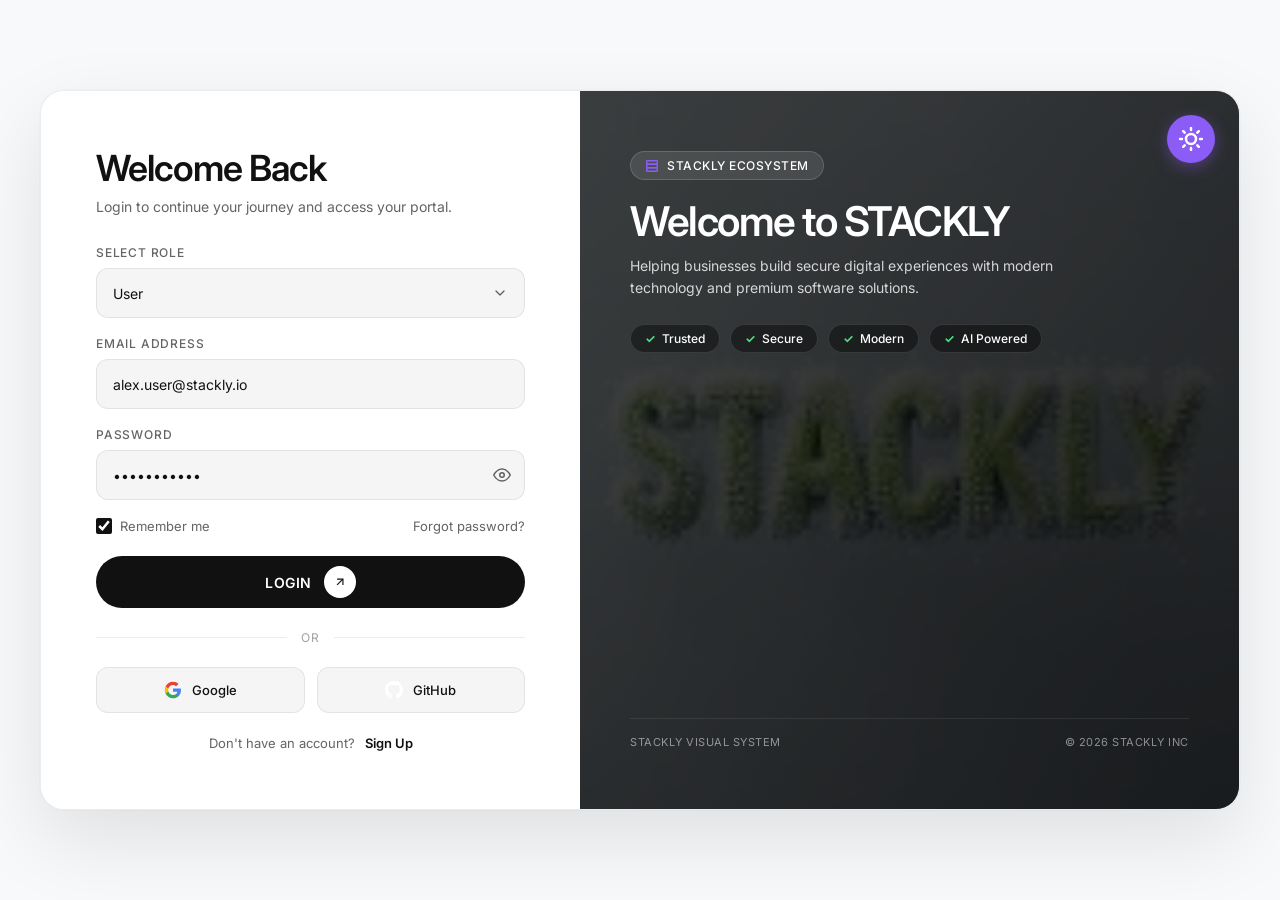
<file: admin.html>
<!doctype html>
<html lang="en" class="light-mode">
  <head>
    <meta charset="UTF-8" />
    <meta name="viewport" content="width=device-width, initial-scale=1.0" />
    <title>STACKLY — Admin Dashboard</title>

    <!-- Google Fonts: Inter -->
    <link rel="preconnect" href="https://fonts.googleapis.com" />
    <link rel="preconnect" href="https://fonts.gstatic.com" crossorigin />
    <link
      href="https://fonts.googleapis.com/css2?family=Inter:wght@300;400;500;600;700;800&display=swap"
      rel="stylesheet"
    />

    <style>
      /* ================================================================
               CSS VARIABLES (Dark Mode Default)
               ================================================================ */
      :root {
        --bg-primary: #111111;
        --bg-surface: #1b1b1b;
        --bg-sidebar: #0d0d0d;
        --text-main: #ffffff;
        --text-muted: rgba(255, 255, 255, 0.65);
        --text-dim: rgba(255, 255, 255, 0.35);
        --border-subtle: rgba(255, 255, 255, 0.06);
        --border-card: rgba(255, 255, 255, 0.05);
        --accent: #7c3aed;
        --accent-glow: rgba(124, 58, 237, 0.25);
        --radius-card: 16px;
        --radius-sm: 10px;
        --ease-mivon: cubic-bezier(0.19, 1, 0.22, 1);
        --transition: all 0.45s var(--ease-mivon);
        --font-family: "Inter", -apple-system, BlinkMacSystemFont, sans-serif;
        --sidebar-width: 260px;
        --header-height: 72px;

        /* Chart colors */
        --svg-grid: rgba(255, 255, 255, 0.05);
        --svg-text: rgba(255, 255, 255, 0.3);

        /* Button color variable for consistency */
        --btn-save-bg: #ffffff;
        --btn-save-text: #000000;
        --btn-save-hover-shadow: rgba(255, 255, 255, 0.12);
      }

      /* ================================================================
               LIGHT MODE VARIABLES OVERRIDE
               ================================================================ */
      html.light-mode {
        --bg-primary: #f8f9fa;
        --bg-surface: #ffffff;
        --bg-sidebar: #ffffff;
        --text-main: #111111;
        --text-muted: rgba(17, 17, 17, 0.65);
        --text-dim: rgba(17, 17, 17, 0.35);
        --border-subtle: rgba(17, 17, 17, 0.06);
        --border-card: rgba(17, 17, 17, 0.05);
        --accent: #7c3aed;
        --accent-glow: rgba(124, 58, 237, 0.15);
        --svg-grid: rgba(17, 17, 17, 0.05);
        --svg-text: rgba(17, 17, 17, 0.3);
        --btn-save-bg: #111111;
        --btn-save-text: #ffffff;
        --btn-save-hover-shadow: rgba(17, 17, 17, 0.12);
      }

      /* ================================================================
               RESET & BASE
               ================================================================ */
      *,
      *::before,
      *::after {
        margin: 0;
        padding: 0;
        box-sizing: border-box;
      }

      html {
        scroll-behavior: smooth;
      }

      body {
        font-family: var(--font-family);
        background: var(--bg-primary);
        color: var(--text-main);
        min-height: 100vh;
        overflow-x: hidden;
        -webkit-font-smoothing: antialiased;
        transition: background-color 0.5s var(--ease-mivon);
      }

      /* ================================================================
               SCROLLBAR
               ================================================================ */
      ::-webkit-scrollbar {
        width: 4px;
        height: 4px;
      }
      ::-webkit-scrollbar-track {
        background: transparent;
      }
      ::-webkit-scrollbar-thumb {
        background: rgba(255, 255, 255, 0.15);
        border-radius: 10px;
      }
      html.light-mode ::-webkit-scrollbar-thumb {
        background: rgba(17, 17, 17, 0.15);
      }
      ::-webkit-scrollbar-thumb:hover {
        background: rgba(255, 255, 255, 0.25);
      }

      /* ================================================================
               APP LAYOUT
               ================================================================ */
      .app {
        display: flex;
        min-height: 100vh;
        position: relative;
        overflow-x: hidden;
      }

      /* ================================================================
               SIDEBAR
               ================================================================ */
      .sidebar {
        position: fixed;
        top: 0;
        left: 0;
        bottom: 0;
        width: var(--sidebar-width);
        background: var(--bg-sidebar);
        border-right: 1px solid var(--border-subtle);
        z-index: 1000;
        padding: 20px 16px 24px;
        display: flex;
        flex-direction: column;
        transform: translateX(-100%);
        transition:
          transform 0.5s var(--ease-mivon),
          background 0.5s var(--ease-mivon);
        overflow-y: auto;
        overflow-x: hidden;
      }

      .sidebar.open {
        transform: translateX(0);
      }

      /* Sidebar overlay (mobile) */
      .sidebar-overlay {
        position: fixed;
        inset: 0;
        background: rgba(0, 0, 0, 0.6);
        z-index: 999;
        opacity: 0;
        pointer-events: none;
        transition: opacity 0.4s var(--ease-mivon);
        backdrop-filter: blur(6px);
        -webkit-backdrop-filter: blur(6px);
      }

      html.light-mode .sidebar-overlay {
        background: rgba(255, 255, 255, 0.6);
      }

      .sidebar-overlay.active {
        opacity: 1;
        pointer-events: all;
      }

      /* Sidebar Logo */
      .sidebar-logo {
        display: flex;
        align-items: center;
        gap: 12px;
        padding: 8px 4px 24px;
        border-bottom: 1px solid var(--border-subtle);
        margin-bottom: 20px;
        flex-shrink: 0;
      }

      .sidebar-logo .logo-icon {
        width: 36px;
        height: 36px;
        background: linear-gradient(135deg, #7c3aed, #a78bfa);
        border-radius: 10px;
        display: flex;
        align-items: center;
        justify-content: center;
        font-weight: 800;
        font-size: 16px;
        color: #fff;
      }

      .sidebar-logo .logo-text {
        font-size: 20px;
        font-weight: 700;
        letter-spacing: -0.5px;
        color: var(--text-main);
      }

      .sidebar-logo .logo-text span {
        opacity: 0.4;
        font-weight: 300;
      }

      /* Sidebar Nav */
      .sidebar-nav {
        flex: 1;
        display: flex;
        flex-direction: column;
        gap: 4px;
      }

      .sidebar-nav .nav-label {
        font-size: 10px;
        font-weight: 600;
        text-transform: uppercase;
        letter-spacing: 1.2px;
        color: var(--text-dim);
        padding: 12px 12px 6px;
      }

      .sidebar-nav a {
        display: flex;
        align-items: center;
        gap: 14px;
        padding: 12px 14px;
        border-radius: var(--radius-sm);
        color: var(--text-muted);
        text-decoration: none;
        font-size: 14px;
        font-weight: 500;
        transition: var(--transition);
        position: relative;
        cursor: pointer;
      }

      .sidebar-nav a .nav-icon {
        width: 20px;
        height: 20px;
        flex-shrink: 0;
        opacity: 0.6;
        transition: var(--transition);
      }

      .sidebar-nav a .nav-icon svg {
        width: 100%;
        height: 100%;
        fill: none;
        stroke: currentColor;
        stroke-width: 2;
        stroke-linecap: round;
        stroke-linejoin: round;
      }

      .sidebar-nav a .nav-badge {
        margin-left: auto;
        background: rgba(124, 58, 237, 0.25);
        color: #a78bfa;
        font-size: 10px;
        font-weight: 600;
        padding: 2px 10px;
        border-radius: 40px;
      }

      .sidebar-nav a:hover {
        background: rgba(255, 255, 255, 0.05);
        color: var(--text-main);
      }
      html.light-mode .sidebar-nav a:hover {
        background: rgba(17, 17, 17, 0.05);
      }

      .sidebar-nav a:hover .nav-icon {
        opacity: 1;
      }

      .sidebar-nav a.active {
        background: rgba(124, 58, 237, 0.15);
        color: #a78bfa;
      }

      .sidebar-nav a.active .nav-icon {
        opacity: 1;
        color: #a78bfa;
      }

      .sidebar-nav a.active::before {
        content: "";
        position: absolute;
        left: 0;
        top: 50%;
        transform: translateY(-50%);
        width: 3px;
        height: 24px;
        background: #7c3aed;
        border-radius: 0 4px 4px 0;
      }

      .sidebar-nav .nav-divider {
        height: 1px;
        background: var(--border-subtle);
        margin: 8px 12px;
      }

      /* Sidebar Footer */
      .sidebar-footer {
        border-top: 1px solid var(--border-subtle);
        padding-top: 16px;
        margin-top: 8px;
        flex-shrink: 0;
      }

      .sidebar-footer .user-card {
        display: flex;
        align-items: center;
        gap: 12px;
        padding: 10px 12px;
        border-radius: var(--radius-sm);
        transition: var(--transition);
      }

      .sidebar-footer .user-card:hover {
        background: rgba(255, 255, 255, 0.04);
      }
      html.light-mode .sidebar-footer .user-card:hover {
        background: rgba(17, 17, 17, 0.04);
      }

      .sidebar-footer .user-avatar {
        width: 36px;
        height: 36px;
        border-radius: 50%;
        background: linear-gradient(135deg, #7c3aed, #6d28d9);
        display: flex;
        align-items: center;
        justify-content: center;
        font-weight: 600;
        font-size: 14px;
        color: #fff;
        flex-shrink: 0;
      }

      .sidebar-footer .user-info {
        flex: 1;
        min-width: 0;
      }

      .sidebar-footer .user-info .name {
        font-size: 13px;
        font-weight: 600;
        color: var(--text-main);
      }

      .sidebar-footer .user-info .role {
        font-size: 11px;
        color: var(--text-dim);
      }

      .sidebar-footer .logout-btn {
        display: flex;
        align-items: center;
        gap: 12px;
        padding: 10px 14px;
        border-radius: var(--radius-sm);
        color: var(--text-muted);
        text-decoration: none;
        font-size: 14px;
        font-weight: 500;
        transition: var(--transition);
        cursor: pointer;
        border: none;
        background: none;
        width: 100%;
        font-family: var(--font-family);
        margin-top: 4px;
      }

      .sidebar-footer .logout-btn:hover {
        background: rgba(239, 68, 68, 0.12);
        color: #ef4444;
      }

      .sidebar-footer .logout-btn .nav-icon {
        width: 20px;
        height: 20px;
        opacity: 0.6;
      }

      .sidebar-footer .logout-btn .nav-icon svg {
        width: 100%;
        height: 100%;
        fill: none;
        stroke: currentColor;
        stroke-width: 2;
        stroke-linecap: round;
        stroke-linejoin: round;
      }

      /* ================================================================
               MAIN CONTENT
               ================================================================ */
      .main-content {
        flex: 1;
        margin-left: 0;
        padding: 0;
        transition: margin-left 0.5s var(--ease-mivon);
        min-height: 100vh;
        display: flex;
        flex-direction: column;
        overflow-x: hidden;
        max-width: 100%;
      }

      /* ================================================================
               HEADER
               ================================================================ */
      .header {
        position: sticky;
        top: 0;
        z-index: 100;
        height: var(--header-height);
        background: rgba(17, 17, 17, 0.82);
        backdrop-filter: blur(18px) saturate(1.2);
        -webkit-backdrop-filter: blur(18px) saturate(1.2);
        border-bottom: 1px solid var(--border-subtle);
        padding: 0 20px;
        display: flex;
        align-items: center;
        justify-content: space-between;
        gap: 16px;
        flex-shrink: 0;
        transition:
          background 0.5s var(--ease-mivon),
          border-color 0.5s var(--ease-mivon);
      }

      html.light-mode .header {
        background: rgba(248, 249, 250, 0.85);
        border-bottom: 1px solid var(--border-subtle);
      }

      .header-left {
        display: flex;
        align-items: center;
        gap: 14px;
      }

      .header-left .mobile-logo {
        display: flex;
        align-items: center;
        gap: 10px;
        text-decoration: none;
      }

      .header-left .mobile-logo .logo-icon {
        width: 32px;
        height: 32px;
        background: linear-gradient(135deg, #7c3aed, #a78bfa);
        border-radius: 8px;
        display: flex;
        align-items: center;
        justify-content: center;
        font-weight: 800;
        font-size: 14px;
        color: #fff;
      }

      .header-left .mobile-logo .logo-text {
        font-size: 18px;
        font-weight: 700;
        letter-spacing: -0.5px;
        color: var(--text-main);
      }

      .header-left .mobile-logo .logo-text span {
        opacity: 0.4;
        font-weight: 300;
      }

      /* Hamburger */
      .hamburger {
        display: flex;
        flex-direction: column;
        gap: 5px;
        background: none;
        border: none;
        cursor: pointer;
        padding: 6px 4px;
        z-index: 1001;
        flex-shrink: 0;
      }

      .hamburger span {
        display: block;
        width: 24px;
        height: 2px;
        background: var(--text-main);
        border-radius: 2px;
        transition: var(--transition);
        transform-origin: center;
      }

      .hamburger.active span:nth-child(1) {
        transform: rotate(45deg) translate(5px, 5px);
      }

      .hamburger.active span:nth-child(2) {
        opacity: 0;
        transform: scaleX(0);
      }

      .hamburger.active span:nth-child(3) {
        transform: rotate(-45deg) translate(5px, -5px);
      }

      /* ================================================================
               THEME TOGGLE BUTTON (Arranged Professionally inside Header)
               ================================================================ */
      .theme-toggle {
        width: 38px;
        height: 38px;
        border-radius: 50%;
        background: #8b5cf6;
        border: none;
        cursor: pointer;
        display: flex;
        align-items: center;
        justify-content: center;
        box-shadow: 0 4px 12px rgba(139, 92, 246, 0.3);
        transition:
          transform 0.3s ease,
          box-shadow 0.3s ease;
        position: relative;
        flex-shrink: 0;
      }

      .theme-toggle:hover {
        transform: scale(1.08);
        box-shadow: 0 6px 20px rgba(139, 92, 246, 0.5);
      }

      .theme-toggle svg {
        position: absolute;
        top: 50%;
        left: 50%;
        transform: translate(-50%, -50%);
        transition:
          opacity 0.3s ease,
          transform 0.3s ease;
        width: 20px;
        height: 20px;
        stroke: #ffffff;
        stroke-width: 2.5;
        stroke-linecap: round;
        stroke-linejoin: round;
        fill: none;
      }

      .theme-toggle .sun-icon {
        opacity: 0;
        transform: translate(-50%, -50%) scale(0.5);
        pointer-events: none;
      }

      .theme-toggle .moon-icon {
        opacity: 1;
        transform: translate(-50%, -50%) scale(1);
        pointer-events: auto;
      }

      html.light-mode .theme-toggle .sun-icon {
        opacity: 1;
        transform: translate(-50%, -50%) scale(1);
        pointer-events: auto;
      }

      html.light-mode .theme-toggle .moon-icon {
        opacity: 0;
        transform: translate(-50%, -50%) scale(0.5);
        pointer-events: none;
      }

      /* ================================================================
               HEADER RIGHT ELEMENTS
               ================================================================ */
      .header-right {
        display: flex;
        align-items: center;
        gap: 12px;
      }

      .header-search {
        display: none;
        align-items: center;
        background: rgba(255, 255, 255, 0.04);
        border: 1px solid var(--border-subtle);
        border-radius: 40px;
        padding: 0 16px;
        height: 40px;
        gap: 10px;
        transition: var(--transition);
        flex-shrink: 0;
      }

      .header-search:focus-within {
        border-color: rgba(255, 255, 255, 0.2);
        background: rgba(255, 255, 255, 0.06);
      }
      html.light-mode .header-search:focus-within {
        border-color: rgba(17, 17, 17, 0.2);
        background: rgba(17, 17, 17, 0.04);
      }

      .header-search input {
        background: none;
        border: none;
        color: var(--text-main);
        font-family: var(--font-family);
        font-size: 13px;
        outline: none;
        width: 160px;
      }

      .header-search input::placeholder {
        color: var(--text-dim);
      }

      .header-search svg {
        width: 18px;
        height: 18px;
        stroke: var(--text-dim);
        fill: none;
        stroke-width: 2;
        stroke-linecap: round;
        stroke-linejoin: round;
      }

      .header-avatar {
        width: 38px;
        height: 38px;
        border-radius: 50%;
        background: linear-gradient(135deg, #7c3aed, #6d28d9);
        display: flex;
        align-items: center;
        justify-content: center;
        font-weight: 600;
        font-size: 14px;
        color: #fff;
        flex-shrink: 0;
        cursor: pointer;
        border: 2px solid transparent;
        transition: var(--transition);
      }

      .header-avatar:hover {
        border-color: rgba(255, 255, 255, 0.15);
      }
      html.light-mode .header-avatar:hover {
        border-color: rgba(17, 17, 17, 0.15);
      }

      .header-notif {
        position: relative;
        width: 38px;
        height: 38px;
        border-radius: 50%;
        background: rgba(255, 255, 255, 0.04);
        border: 1px solid var(--border-subtle);
        display: flex;
        align-items: center;
        justify-content: center;
        cursor: pointer;
        transition: var(--transition);
        flex-shrink: 0;
      }

      .header-notif:hover {
        background: rgba(255, 255, 255, 0.08);
      }
      html.light-mode .header-notif {
        background: rgba(17, 17, 17, 0.04);
      }
      html.light-mode .header-notif:hover {
        background: rgba(17, 17, 17, 0.08);
      }

      .header-notif svg {
        width: 20px;
        height: 20px;
        stroke: var(--text-muted);
        fill: none;
        stroke-width: 2;
        stroke-linecap: round;
        stroke-linejoin: round;
      }

      .header-notif .dot {
        position: absolute;
        top: 8px;
        right: 8px;
        width: 8px;
        height: 8px;
        background: #ef4444;
        border-radius: 50%;
        border: 2px solid var(--bg-primary);
      }

      /* ================================================================
               DASHBOARD CONTENT
               ================================================================ */
      .dashboard {
        padding: 20px 16px 40px;
        flex: 1;
        max-width: 100%;
        overflow-x: hidden;
        transition: background 0.5s var(--ease-mivon);
      }

      /* Page Title */
      .page-header {
        margin-bottom: 24px;
      }

      .page-header h1 {
        font-size: clamp(22px, 3vw, 32px);
        font-weight: 700;
        letter-spacing: -0.5px;
        color: var(--text-main);
      }

      .page-header p {
        font-size: 14px;
        color: var(--text-muted);
        margin-top: 4px;
      }

      /* ================================================================
               STATS GRID (shared)
               ================================================================ */
      .stats-grid {
        display: grid;
        grid-template-columns: 1fr 1fr;
        gap: 12px;
        margin-bottom: 24px;
      }

      .stat-card {
        background: var(--bg-surface);
        border: 1px solid var(--border-card);
        border-radius: var(--radius-card);
        padding: 18px 16px;
        transition: var(--transition);
      }

      .stat-card:hover {
        transform: translateY(-2px);
        border-color: rgba(255, 255, 255, 0.08);
      }
      html.light-mode .stat-card:hover {
        border-color: rgba(17, 17, 17, 0.08);
      }

      .stat-card .stat-label {
        font-size: 11px;
        font-weight: 500;
        text-transform: uppercase;
        letter-spacing: 0.8px;
        color: var(--text-dim);
        margin-bottom: 6px;
      }

      .stat-card .stat-value {
        font-size: clamp(24px, 4vw, 36px);
        font-weight: 700;
        letter-spacing: -1px;
        color: var(--text-main);
        line-height: 1.1;
      }

      .stat-card .stat-change {
        display: inline-flex;
        align-items: center;
        gap: 4px;
        font-size: 12px;
        font-weight: 600;
        margin-top: 8px;
        padding: 2px 10px;
        border-radius: 40px;
      }

      .stat-card .stat-change.up {
        color: #4ade80;
        background: rgba(74, 222, 128, 0.12);
      }

      .stat-card .stat-change.down {
        color: #f87171;
        background: rgba(248, 113, 113, 0.12);
      }

      .stat-card .stat-icon {
        float: right;
        width: 40px;
        height: 40px;
        border-radius: 12px;
        display: flex;
        align-items: center;
        justify-content: center;
        opacity: 0.6;
      }

      .stat-card .stat-icon svg {
        width: 22px;
        height: 22px;
        stroke: currentColor;
        fill: none;
        stroke-width: 2;
        stroke-linecap: round;
        stroke-linejoin: round;
      }

      .stat-card .stat-icon.purple {
        background: rgba(124, 58, 237, 0.15);
        color: #a78bfa;
      }
      .stat-card .stat-icon.green {
        background: rgba(74, 222, 128, 0.12);
        color: #4ade80;
      }
      .stat-card .stat-icon.blue {
        background: rgba(96, 165, 250, 0.12);
        color: #60a5fa;
      }
      .stat-card .stat-icon.orange {
        background: rgba(251, 146, 60, 0.12);
        color: #fb923c;
      }
      .stat-card .stat-icon.red {
        background: rgba(248, 113, 113, 0.12);
        color: #f87171;
      }

      /* ================================================================
               TABLES
               ================================================================ */
      .table-wrap {
        overflow-x: auto;
        -webkit-overflow-scrolling: touch;
        margin-top: 12px;
        max-width: 100%;
      }

      .table-wrap table {
        width: 100%;
        border-collapse: collapse;
        font-size: 13px;
        min-width: 500px;
      }

      .table-wrap table th {
        text-align: left;
        padding: 12px 14px;
        font-weight: 600;
        font-size: 11px;
        text-transform: uppercase;
        letter-spacing: 0.8px;
        color: var(--text-dim);
        border-bottom: 1px solid var(--border-subtle);
        white-space: nowrap;
      }

      .table-wrap table td {
        padding: 12px 14px;
        border-bottom: 1px solid var(--border-subtle);
        color: var(--text-muted);
        word-break: break-word;
      }

      .table-wrap table tr:hover td {
        background: rgba(255, 255, 255, 0.02);
      }
      html.light-mode .table-wrap table tr:hover td {
        background: rgba(17, 17, 17, 0.02);
      }

      .table-wrap table .status-badge {
        display: inline-block;
        padding: 2px 12px;
        border-radius: 40px;
        font-size: 11px;
        font-weight: 600;
        white-space: nowrap;
      }

      .status-badge.active {
        background: rgba(74, 222, 128, 0.15);
        color: #4ade80;
      }
      .status-badge.inactive {
        background: rgba(248, 113, 113, 0.15);
        color: #f87171;
      }
      .status-badge.pending {
        background: rgba(251, 146, 60, 0.15);
        color: #fb923c;
      }
      .status-badge.shipped {
        background: rgba(96, 165, 250, 0.15);
        color: #60a5fa;
      }
      .status-badge.delivered {
        background: rgba(74, 222, 128, 0.15);
        color: #4ade80;
      }
      .status-badge.cancelled {
        background: rgba(248, 113, 113, 0.15);
        color: #f87171;
      }

      /* ================================================================
               CARDS & SECTIONS
               ================================================================ */
      .section-card {
        background: var(--bg-surface);
        border: 1px solid var(--border-card);
        border-radius: var(--radius-card);
        padding: 20px 18px;
        margin-bottom: 20px;
        max-width: 100%;
        overflow: hidden;
        transition: background 0.5s var(--ease-mivon);
      }

      .section-card .card-title {
        font-size: 15px;
        font-weight: 600;
        color: var(--text-main);
        margin-bottom: 12px;
      }

      /* ================================================================
               FORMS (Settings)
               ================================================================ */
      .form-group {
        margin-bottom: 16px;
      }

      .form-group label {
        display: block;
        font-size: 12px;
        font-weight: 500;
        text-transform: uppercase;
        letter-spacing: 0.8px;
        color: var(--text-dim);
        margin-bottom: 6px;
      }

      .form-group input,
      .form-group select {
        width: 100%;
        max-width: 100%;
        height: 44px;
        background: rgba(255, 255, 255, 0.04);
        border: 1px solid var(--border-subtle);
        border-radius: var(--radius-sm);
        padding: 0 14px;
        color: var(--text-main);
        font-family: var(--font-family);
        font-size: 14px;
        outline: none;
        transition: var(--transition);
      }

      html.light-mode .form-group input,
      html.light-mode .form-group select {
        background: rgba(17, 17, 17, 0.04);
      }

      .form-group input:focus,
      .form-group select:focus {
        border-color: rgba(255, 255, 255, 0.2);
        background: rgba(255, 255, 255, 0.06);
      }
      html.light-mode .form-group input:focus,
      html.light-mode .form-group select:focus {
        border-color: rgba(17, 17, 17, 0.2);
        background: rgba(17, 17, 17, 0.06);
      }

      .form-group input[readonly] {
        opacity: 0.6;
        cursor: not-allowed;
      }

      .toggle-group {
        display: flex;
        align-items: center;
        justify-content: space-between;
        padding: 10px 0;
        border-bottom: 1px solid var(--border-subtle);
        gap: 12px;
      }

      .toggle-group .toggle-info {
        flex: 1;
        min-width: 0;
      }

      .toggle-group .toggle-info .toggle-label {
        font-size: 14px;
        font-weight: 500;
        color: var(--text-main);
      }

      .toggle-group .toggle-info .toggle-desc {
        font-size: 12px;
        color: var(--text-dim);
      }

      .toggle-switch {
        width: 44px;
        height: 24px;
        background: rgba(255, 255, 255, 0.1);
        border-radius: 40px;
        cursor: pointer;
        position: relative;
        transition: var(--transition);
        flex-shrink: 0;
      }
      html.light-mode .toggle-switch {
        background: rgba(17, 17, 17, 0.1);
      }

      .toggle-switch.active {
        background: #7c3aed;
      }

      .toggle-switch::after {
        content: "";
        position: absolute;
        top: 2px;
        left: 2px;
        width: 20px;
        height: 20px;
        background: #fff;
        border-radius: 50%;
        transition: var(--transition);
      }

      .toggle-switch.active::after {
        left: 22px;
      }

      .btn-save {
        padding: 12px 32px;
        background: var(--btn-save-bg);
        color: var(--btn-save-text);
        border: none;
        border-radius: 40px;
        font-family: var(--font-family);
        font-size: 14px;
        font-weight: 600;
        cursor: pointer;
        transition: var(--transition);
      }

      .btn-save:hover {
        transform: translateY(-2px);
        box-shadow: 0 8px 24px var(--btn-save-hover-shadow);
      }

      /* ================================================================
               CHARTS — Line chart (SVG)
               ================================================================ */
      .line-chart-container {
        width: 100%;
        padding: 8px 0;
        max-width: 100%;
      }

      .line-chart-container svg {
        width: 100%;
        height: auto;
        display: block;
      }

      /* ================================================================
               RESPONSIVE — DESKTOP (>= 1024px)
               ================================================================ */
      @media (min-width: 1024px) {
        .sidebar {
          transform: translateX(0) !important;
          position: fixed;
        }

        .sidebar-overlay {
          display: none !important;
        }

        .main-content {
          margin-left: var(--sidebar-width);
        }

        .hamburger {
          display: none !important;
        }

        .header-left .mobile-logo {
          display: none !important;
        }

        .header-search {
          display: flex;
        }

        .stats-grid {
          grid-template-columns: repeat(4, 1fr);
          gap: 16px;
        }

        .dashboard {
          padding: 28px 36px 48px;
        }

        .header {
          padding: 0 36px;
        }

        .stat-card {
          padding: 22px 24px;
        }

        .section-card {
          padding: 24px 26px;
        }

        .table-wrap table {
          min-width: auto;
        }
      }

      /* ================================================================
               RESPONSIVE — TABLET (768px - 1023px)
               ================================================================ */
      @media (min-width: 768px) and (max-width: 1023px) {
        .stats-grid {
          grid-template-columns: repeat(2, 1fr);
          gap: 14px;
        }

        .dashboard {
          padding: 24px 24px 40px;
        }

        .header {
          padding: 0 24px;
        }

        .header-search {
          display: flex;
          flex: 1;
          max-width: 300px;
        }

        .header-search input {
          width: 100%;
        }

        .header-left .mobile-logo .logo-text {
          display: none;
        }

        .stat-card {
          padding: 20px 18px;
        }

        .table-wrap table {
          min-width: 450px;
        }
      }

      /* ================================================================
               RESPONSIVE — MOBILE (< 768px)
               ================================================================ */
      @media (max-width: 767px) {
        .header {
          padding: 0 14px;
          height: 64px;
        }

        .header-left .mobile-logo .logo-text {
          font-size: 16px;
        }

        .header-left .mobile-logo .logo-icon {
          width: 28px;
          height: 28px;
          font-size: 12px;
        }

        .header-notif,
        .theme-toggle {
          width: 34px;
          height: 34px;
        }
        .theme-toggle svg {
          width: 18px;
          height: 18px;
        }

        .header-notif svg {
          width: 18px;
          height: 18px;
        }

        .header-avatar {
          width: 34px;
          height: 34px;
          font-size: 12px;
        }

        .header-search {
          display: none;
        }

        .dashboard {
          padding: 16px 12px 32px;
        }

        .page-header h1 {
          font-size: 20px;
        }

        .page-header p {
          font-size: 13px;
        }

        .stats-grid {
          grid-template-columns: 1fr 1fr;
          gap: 10px;
        }

        .stat-card {
          padding: 14px 12px;
        }

        .stat-card .stat-value {
          font-size: 20px;
        }

        .stat-card .stat-label {
          font-size: 10px;
        }

        .stat-card .stat-icon {
          width: 32px;
          height: 32px;
        }

        .stat-card .stat-icon svg {
          width: 18px;
          height: 18px;
        }

        .stat-card .stat-change {
          font-size: 10px;
          padding: 1px 8px;
        }

        .section-card {
          padding: 16px 14px;
        }

        .section-card .card-title {
          font-size: 14px;
        }

        .table-wrap table {
          font-size: 12px;
          min-width: 400px;
        }

        .table-wrap table th,
        .table-wrap table td {
          padding: 8px 10px;
        }

        .form-group input,
        .form-group select {
          height: 40px;
          font-size: 13px;
        }

        .toggle-group .toggle-info .toggle-label {
          font-size: 13px;
        }

        .toggle-group .toggle-info .toggle-desc {
          font-size: 11px;
        }

        .btn-save {
          width: 100%;
          justify-content: center;
        }

        .sidebar {
          width: 280px;
          padding: 16px 14px 20px;
        }

        .sidebar-logo {
          padding: 4px 4px 18px;
        }

        .sidebar-logo .logo-icon {
          width: 32px;
          height: 32px;
          font-size: 14px;
        }

        .sidebar-logo .logo-text {
          font-size: 18px;
        }

        .sidebar-nav a {
          padding: 10px 12px;
          font-size: 13px;
        }

        .sidebar-nav a .nav-icon {
          width: 18px;
          height: 18px;
        }

        .sidebar-footer .user-card {
          padding: 8px 10px;
        }

        .sidebar-footer .user-avatar {
          width: 32px;
          height: 32px;
          font-size: 12px;
        }

        .sidebar-footer .user-info .name {
          font-size: 12px;
        }

        .sidebar-footer .user-info .role {
          font-size: 10px;
        }

        .sidebar-footer .logout-btn {
          font-size: 13px;
          padding: 8px 12px;
        }

        .sidebar-footer .logout-btn .nav-icon {
          width: 18px;
          height: 18px;
        }

        /* Line chart responsive */
        .line-chart-container svg {
          height: 140px;
        }

        /* Fix for toggle group on mobile */
        .toggle-group {
          flex-wrap: wrap;
        }
        .toggle-switch {
          margin-left: auto;
        }
      }

      @media (max-width: 420px) {
        .stats-grid {
          gap: 8px;
        }

        .stat-card {
          padding: 12px 10px;
        }

        .stat-card .stat-value {
          font-size: 18px;
        }

        .stat-card .stat-icon {
          width: 28px;
          height: 28px;
        }

        .stat-card .stat-icon svg {
          width: 16px;
          height: 16px;
        }

        .table-wrap table {
          min-width: 320px;
          font-size: 11px;
        }

        .table-wrap table th,
        .table-wrap table td {
          padding: 6px 8px;
        }

        .header-left .mobile-logo .logo-text {
          font-size: 14px;
        }

        .header-left .mobile-logo .logo-icon {
          width: 24px;
          height: 24px;
          font-size: 10px;
        }

        .line-chart-container svg {
          height: 110px;
        }

        /* Force single column stats on very small screens */
        .stats-grid {
          grid-template-columns: 1fr 1fr;
        }
      }

      /* ================================================================
               UTILITY — section visibility
               ================================================================ */
      .section {
        display: none;
        animation: fadeUp 0.5s var(--ease-mivon) both;
        max-width: 100%;
        overflow: hidden;
      }

      .section.active {
        display: block;
      }

      @keyframes fadeUp {
        0% {
          opacity: 0;
          transform: translateY(16px);
        }
        100% {
          opacity: 1;
          transform: translateY(0);
        }
      }
    </style>
  </head>
  <body>
    <div class="app">
      <!-- ============================================================
        SIDEBAR OVERLAY (mobile)
        ============================================================ -->
      <div class="sidebar-overlay" id="sidebarOverlay"></div>

      <!-- ============================================================
        SIDEBAR
        ============================================================ -->
      <aside
        class="sidebar"
        id="sidebar"
        role="navigation"
        aria-label="Admin navigation"
      >
        <!-- Logo -->
        <div class="sidebar-logo">
          <div
            class="logo-icon"
            onclick="window.location.href = './index.html'"
            style="cursor: pointer"
          >
            S
          </div>
          <span
            class="logo-text"
            onclick="window.location.href = './index.html'"
            style="cursor: pointer"
            >STACKLY<span>.</span></span
          >
        </div>

        <!-- Navigation -->
        <nav class="sidebar-nav">
          <div class="nav-label">Main</div>

          <a href="#" class="active" data-section="dashboard">
            <span class="nav-icon">
              <svg viewBox="0 0 24 24">
                <rect x="3" y="3" width="7" height="7" rx="1" />
                <rect x="14" y="3" width="7" height="7" rx="1" />
                <rect x="3" y="14" width="7" height="7" rx="1" />
                <rect x="14" y="14" width="7" height="7" rx="1" />
              </svg>
            </span>
            Dashboard
          </a>

          <a href="#" data-section="analytics">
            <span class="nav-icon">
              <svg viewBox="0 0 24 24">
                <polyline points="21 12 15 12 15 21" />
                <polyline points="3 12 9 12 9 21" />
                <line x1="3" y1="21" x2="21" y2="21" />
                <path d="M3 21L3 3" />
                <path d="M21 21L21 9" />
              </svg>
            </span>
            Analytics
            <span class="nav-badge">New</span>
          </a>

          <a href="#" data-section="users">
            <span class="nav-icon">
              <svg viewBox="0 0 24 24">
                <path d="M20 21v-2a4 4 0 0 0-4-4H8a4 4 0 0 0-4 4v2" />
                <circle cx="12" cy="7" r="4" />
              </svg>
            </span>
            Users
          </a>

          <a href="#" data-section="orders">
            <span class="nav-icon">
              <svg viewBox="0 0 24 24">
                <path d="M6 2L3 6v14a2 2 0 0 0 2 2h14a2 2 0 0 0 2-2V6l-3-4z" />
                <line x1="3" y1="6" x2="21" y2="6" />
                <path d="M16 10a4 4 0 0 1-8 0" />
              </svg>
            </span>
            Orders
          </a>

          <a href="#" data-section="messages">
            <span class="nav-icon">
              <svg viewBox="0 0 24 24">
                <path
                  d="M21 15a2 2 0 0 1-2 2H7l-4 4V5a2 2 0 0 1 2-2h14a2 2 0 0 1 2 2z"
                />
              </svg>
            </span>
            Messages
            <span class="nav-badge">3</span>
          </a>

          <div class="nav-divider"></div>

          <div class="nav-label">Settings</div>

          <a href="#" data-section="settings">
            <span class="nav-icon">
              <svg viewBox="0 0 24 24">
                <circle cx="12" cy="12" r="3" />
                <path d="M12 1v4" />
                <path d="M12 19v4" />
                <path d="M4.22 4.22l2.83 2.83" />
                <path d="M16.95 16.95l2.83 2.83" />
                <path d="M1 12h4" />
                <path d="M19 12h4" />
                <path d="M4.22 19.78l2.83-2.83" />
                <path d="M16.95 7.05l2.83-2.83" />
              </svg>
            </span>
            Settings
          </a>
        </nav>

        <!-- Footer -->
        <div class="sidebar-footer">
          <div class="user-card">
            <div class="user-avatar" id="sidebarAvatar">AU</div>
            <div class="user-info">
              <div class="name" id="sidebarName">Admin User</div>
              <div class="role" id="sidebarRole">Administrator</div>
            </div>
          </div>
          <button class="logout-btn" id="logoutBtn">
            <span class="nav-icon">
              <svg viewBox="0 0 24 24">
                <path d="M9 21H5a2 2 0 0 1-2-2V5a2 2 0 0 1 2-2h4" />
                <polyline points="16 17 21 12 16 7" />
                <line x1="21" y1="12" x2="9" y2="12" />
              </svg>
            </span>
            Logout
          </button>
        </div>
      </aside>

      <!-- ============================================================
        MAIN CONTENT
        ============================================================ -->
      <main class="main-content" id="mainContent">
        <!-- ===== HEADER ===== -->
        <header class="header">
          <div class="header-left">
            <button
              class="hamburger"
              id="hamburger"
              aria-label="Toggle menu"
              aria-expanded="false"
            >
              <span></span>
              <span></span>
              <span></span>
            </button>

            <a href="#" class="mobile-logo" id="mobileLogo">
              <div class="logo-icon">S</div>
              <span class="logo-text">STACKLY<span>.</span></span>
            </a>
          </div>

          <div class="header-right">
            <div class="header-search">
              <svg viewBox="0 0 24 24">
                <circle cx="11" cy="11" r="8" />
                <line x1="21" y1="21" x2="16.65" y2="16.65" />
              </svg>
              <input type="text" placeholder="Search..." />
            </div>

            <!-- Theme Toggle Button (Professionally Placed in Header) -->
            <button
              class="theme-toggle"
              id="themeToggle"
              aria-label="Toggle theme"
            >
              <svg class="sun-icon" viewBox="0 0 24 24">
                <circle cx="12" cy="12" r="5"></circle>
                <path
                  d="M12 1v2M12 21v2M4.22 4.22l1.42 1.42M18.36 18.36l1.42 1.42M1 12h2M21 12h2M4.22 19.78l1.42-1.42M18.36 5.64l1.42-1.42"
                ></path>
              </svg>
              <svg class="moon-icon" viewBox="0 0 24 24">
                <path
                  d="M21 12.79A9 9 0 1 1 11.21 3 7 7 0 0 0 21 12.79z"
                ></path>
              </svg>
            </button>

            <div class="header-notif" aria-label="Notifications">
              <svg viewBox="0 0 24 24">
                <path d="M18 8A6 6 0 0 0 6 8c0 7-3 9-3 9h18s-3-2-3-9" />
                <path d="M13.73 21a2 2 0 0 1-3.46 0" />
              </svg>
              <span class="dot"></span>
            </div>

            <div class="header-avatar" id="headerAvatar">AU</div>
          </div>
        </header>

        <!-- ===== DASHBOARD ===== -->
        <div class="dashboard">
          <!-- ============================================================
                SECTION: Dashboard
                ============================================================ -->
          <section class="section active" id="section-dashboard">
            <div class="page-header">
              <h1>Dashboard</h1>
              <p>Welcome back, Admin! Here's what's happening today.</p>
            </div>

            <!-- Stats -->
            <div class="stats-grid">
              <div class="stat-card">
                <div class="stat-icon purple">
                  <svg viewBox="0 0 24 24">
                    <path d="M20 21v-2a4 4 0 0 0-4-4H8a4 4 0 0 0-4 4v2" />
                    <circle cx="12" cy="7" r="4" />
                  </svg>
                </div>
                <div class="stat-label">Total Users</div>
                <div class="stat-value">12,847</div>
                <span class="stat-change up">↑ 12.5%</span>
              </div>

              <div class="stat-card">
                <div class="stat-icon green">
                  <svg viewBox="0 0 24 24">
                    <circle cx="12" cy="12" r="10" />
                    <polyline points="12 6 12 12 16 14" />
                  </svg>
                </div>
                <div class="stat-label">Revenue</div>
                <div class="stat-value">$84.2K</div>
                <span class="stat-change up">↑ 8.3%</span>
              </div>

              <div class="stat-card">
                <div class="stat-icon blue">
                  <svg viewBox="0 0 24 24">
                    <path
                      d="M6 2L3 6v14a2 2 0 0 0 2 2h14a2 2 0 0 0 2-2V6l-3-4z"
                    />
                    <line x1="3" y1="6" x2="21" y2="6" />
                    <path d="M16 10a4 4 0 0 1-8 0" />
                  </svg>
                </div>
                <div class="stat-label">Orders</div>
                <div class="stat-value">3,421</div>
                <span class="stat-change up">↑ 4.7%</span>
              </div>

              <div class="stat-card">
                <div class="stat-icon orange">
                  <svg viewBox="0 0 24 24">
                    <circle cx="12" cy="12" r="10" />
                    <line x1="2" y1="12" x2="22" y2="12" />
                    <path
                      d="M12 2a15.3 15.3 0 0 1 4 10 15.3 15.3 0 0 1-4 10 15.3 15.3 0 0 1-4-10 15.3 15.3 0 0 1 4-10z"
                    />
                  </svg>
                </div>
                <div class="stat-label">Active Sessions</div>
                <div class="stat-value">247</div>
                <span class="stat-change down">↓ 2.1%</span>
              </div>
            </div>

            <!-- Charts -->
            <div class="section-card">
              <div class="card-title">Weekly Revenue</div>
              <div
                class="bar-chart"
                style="
                  display: flex;
                  align-items: flex-end;
                  justify-content: space-between;
                  height: 180px;
                  gap: 6px;
                  padding-top: 8px;
                "
              >
                <div
                  class="bar-item"
                  style="
                    flex: 1;
                    display: flex;
                    flex-direction: column;
                    align-items: center;
                    gap: 8px;
                    height: 100%;
                    justify-content: flex-end;
                  "
                >
                  <div
                    class="bar-value"
                    style="
                      font-size: 10px;
                      font-weight: 600;
                      color: var(--text-muted);
                    "
                  >
                    $2.4K
                  </div>
                  <div
                    class="bar"
                    style="
                      width: 100%;
                      max-width: 32px;
                      border-radius: 6px 6px 0 0;
                      background: linear-gradient(180deg, #7c3aed, #a78bfa);
                      height: 55%;
                      transition: height 0.8s var(--ease-mivon);
                      min-height: 4px;
                    "
                  ></div>
                  <span
                    class="bar-label"
                    style="
                      font-size: 10px;
                      color: var(--text-dim);
                      font-weight: 500;
                      text-transform: uppercase;
                    "
                    >Mon</span
                  >
                </div>
                <div
                  class="bar-item"
                  style="
                    flex: 1;
                    display: flex;
                    flex-direction: column;
                    align-items: center;
                    gap: 8px;
                    height: 100%;
                    justify-content: flex-end;
                  "
                >
                  <div
                    class="bar-value"
                    style="
                      font-size: 10px;
                      font-weight: 600;
                      color: var(--text-muted);
                    "
                  >
                    $3.8K
                  </div>
                  <div
                    class="bar"
                    style="
                      width: 100%;
                      max-width: 32px;
                      border-radius: 6px 6px 0 0;
                      background: linear-gradient(180deg, #7c3aed, #a78bfa);
                      height: 78%;
                      transition: height 0.8s var(--ease-mivon);
                      min-height: 4px;
                    "
                  ></div>
                  <span
                    class="bar-label"
                    style="
                      font-size: 10px;
                      color: var(--text-dim);
                      font-weight: 500;
                      text-transform: uppercase;
                    "
                    >Tue</span
                  >
                </div>
                <div
                  class="bar-item"
                  style="
                    flex: 1;
                    display: flex;
                    flex-direction: column;
                    align-items: center;
                    gap: 8px;
                    height: 100%;
                    justify-content: flex-end;
                  "
                >
                  <div
                    class="bar-value"
                    style="
                      font-size: 10px;
                      font-weight: 600;
                      color: var(--text-muted);
                    "
                  >
                    $3.1K
                  </div>
                  <div
                    class="bar"
                    style="
                      width: 100%;
                      max-width: 32px;
                      border-radius: 6px 6px 0 0;
                      background: linear-gradient(180deg, #7c3aed, #a78bfa);
                      height: 65%;
                      transition: height 0.8s var(--ease-mivon);
                      min-height: 4px;
                    "
                  ></div>
                  <span
                    class="bar-label"
                    style="
                      font-size: 10px;
                      color: var(--text-dim);
                      font-weight: 500;
                      text-transform: uppercase;
                    "
                    >Wed</span
                  >
                </div>
                <div
                  class="bar-item"
                  style="
                    flex: 1;
                    display: flex;
                    flex-direction: column;
                    align-items: center;
                    gap: 8px;
                    height: 100%;
                    justify-content: flex-end;
                  "
                >
                  <div
                    class="bar-value"
                    style="
                      font-size: 10px;
                      font-weight: 600;
                      color: var(--text-muted);
                    "
                  >
                    $5.2K
                  </div>
                  <div
                    class="bar"
                    style="
                      width: 100%;
                      max-width: 32px;
                      border-radius: 6px 6px 0 0;
                      background: linear-gradient(180deg, #7c3aed, #a78bfa);
                      height: 92%;
                      transition: height 0.8s var(--ease-mivon);
                      min-height: 4px;
                    "
                  ></div>
                  <span
                    class="bar-label"
                    style="
                      font-size: 10px;
                      color: var(--text-dim);
                      font-weight: 500;
                      text-transform: uppercase;
                    "
                    >Thu</span
                  >
                </div>
                <div
                  class="bar-item"
                  style="
                    flex: 1;
                    display: flex;
                    flex-direction: column;
                    align-items: center;
                    gap: 8px;
                    height: 100%;
                    justify-content: flex-end;
                  "
                >
                  <div
                    class="bar-value"
                    style="
                      font-size: 10px;
                      font-weight: 600;
                      color: var(--text-muted);
                    "
                  >
                    $4.6K
                  </div>
                  <div
                    class="bar"
                    style="
                      width: 100%;
                      max-width: 32px;
                      border-radius: 6px 6px 0 0;
                      background: linear-gradient(180deg, #7c3aed, #a78bfa);
                      height: 85%;
                      transition: height 0.8s var(--ease-mivon);
                      min-height: 4px;
                    "
                  ></div>
                  <span
                    class="bar-label"
                    style="
                      font-size: 10px;
                      color: var(--text-dim);
                      font-weight: 500;
                      text-transform: uppercase;
                    "
                    >Fri</span
                  >
                </div>
                <div
                  class="bar-item"
                  style="
                    flex: 1;
                    display: flex;
                    flex-direction: column;
                    align-items: center;
                    gap: 8px;
                    height: 100%;
                    justify-content: flex-end;
                  "
                >
                  <div
                    class="bar-value"
                    style="
                      font-size: 10px;
                      font-weight: 600;
                      color: var(--text-muted);
                    "
                  >
                    $2.9K
                  </div>
                  <div
                    class="bar"
                    style="
                      width: 100%;
                      max-width: 32px;
                      border-radius: 6px 6px 0 0;
                      background: linear-gradient(180deg, #7c3aed, #a78bfa);
                      height: 60%;
                      transition: height 0.8s var(--ease-mivon);
                      min-height: 4px;
                    "
                  ></div>
                  <span
                    class="bar-label"
                    style="
                      font-size: 10px;
                      color: var(--text-dim);
                      font-weight: 500;
                      text-transform: uppercase;
                    "
                    >Sat</span
                  >
                </div>
                <div
                  class="bar-item"
                  style="
                    flex: 1;
                    display: flex;
                    flex-direction: column;
                    align-items: center;
                    gap: 8px;
                    height: 100%;
                    justify-content: flex-end;
                  "
                >
                  <div
                    class="bar-value"
                    style="
                      font-size: 10px;
                      font-weight: 600;
                      color: var(--text-muted);
                    "
                  >
                    $1.8K
                  </div>
                  <div
                    class="bar"
                    style="
                      width: 100%;
                      max-width: 32px;
                      border-radius: 6px 6px 0 0;
                      background: linear-gradient(180deg, #7c3aed, #a78bfa);
                      height: 40%;
                      transition: height 0.8s var(--ease-mivon);
                      min-height: 4px;
                    "
                  ></div>
                  <span
                    class="bar-label"
                    style="
                      font-size: 10px;
                      color: var(--text-dim);
                      font-weight: 500;
                      text-transform: uppercase;
                    "
                    >Sun</span
                  >
                </div>
              </div>
            </div>

            <div class="section-card">
              <div class="card-title">Traffic Sources</div>
              <div
                class="donut-wrapper"
                style="
                  display: flex;
                  flex-direction: column;
                  align-items: center;
                  gap: 16px;
                "
              >
                <div
                  class="donut-container"
                  style="position: relative; width: 160px; height: 160px"
                >
                  <div
                    class="donut"
                    style="
                      width: 100%;
                      height: 100%;
                      border-radius: 50%;
                      background: conic-gradient(
                        #7c3aed 0% 45%,
                        #4ade80 45% 70%,
                        #60a5fa 70% 88%,
                        #fb923c 88% 100%
                      );
                      transition: transform 0.6s var(--ease-mivon);
                    "
                  ></div>
                  <div
                    class="donut-hole"
                    style="
                      position: absolute;
                      top: 50%;
                      left: 50%;
                      transform: translate(-50%, -50%);
                      width: 70%;
                      height: 70%;
                      border-radius: 50%;
                      background: var(--bg-surface);
                      display: flex;
                      flex-direction: column;
                      align-items: center;
                      justify-content: center;
                    "
                  >
                    <span
                      class="total"
                      style="
                        font-size: 22px;
                        font-weight: 700;
                        color: var(--text-main);
                        line-height: 1;
                      "
                      >12.8K</span
                    >
                    <span
                      class="label"
                      style="
                        font-size: 10px;
                        color: var(--text-dim);
                        font-weight: 500;
                        text-transform: uppercase;
                        letter-spacing: 0.5px;
                        margin-top: 2px;
                      "
                      >Total</span
                    >
                  </div>
                </div>
                <div
                  class="donut-legend"
                  style="
                    display: flex;
                    flex-wrap: wrap;
                    gap: 12px;
                    justify-content: center;
                  "
                >
                  <span
                    class="legend-item"
                    style="
                      display: flex;
                      align-items: center;
                      gap: 6px;
                      font-size: 12px;
                      color: var(--text-muted);
                    "
                    ><span
                      class="color-dot"
                      style="
                        width: 10px;
                        height: 10px;
                        border-radius: 50%;
                        background: #7c3aed;
                      "
                    ></span>
                    Organic</span
                  >
                  <span
                    class="legend-item"
                    style="
                      display: flex;
                      align-items: center;
                      gap: 6px;
                      font-size: 12px;
                      color: var(--text-muted);
                    "
                    ><span
                      class="color-dot"
                      style="
                        width: 10px;
                        height: 10px;
                        border-radius: 50%;
                        background: #4ade80;
                      "
                    ></span>
                    Referral</span
                  >
                  <span
                    class="legend-item"
                    style="
                      display: flex;
                      align-items: center;
                      gap: 6px;
                      font-size: 12px;
                      color: var(--text-muted);
                    "
                    ><span
                      class="color-dot"
                      style="
                        width: 10px;
                        height: 10px;
                        border-radius: 50%;
                        background: #60a5fa;
                      "
                    ></span>
                    Direct</span
                  >
                  <span
                    class="legend-item"
                    style="
                      display: flex;
                      align-items: center;
                      gap: 6px;
                      font-size: 12px;
                      color: var(--text-muted);
                    "
                    ><span
                      class="color-dot"
                      style="
                        width: 10px;
                        height: 10px;
                        border-radius: 50%;
                        background: #fb923c;
                      "
                    ></span>
                    Social</span
                  >
                </div>
              </div>
            </div>

            <!-- Recent Activity -->
            <div class="section-card">
              <div
                class="card-title"
                style="
                  display: flex;
                  justify-content: space-between;
                  align-items: center;
                "
              >
                <span>Recent Activity</span>
                <a
                  href="./404.html"
                  class="view-all"
                  style="
                    font-size: 12px;
                    color: var(--text-dim);
                    text-decoration: none;
                    transition: var(--transition);
                  "
                  >View All →</a
                >
              </div>
              <div
                class="activity-list"
                style="display: flex; flex-direction: column; gap: 10px"
              >
                <div
                  class="activity-item"
                  style="
                    display: flex;
                    align-items: center;
                    gap: 14px;
                    padding: 10px 12px;
                    border-radius: var(--radius-sm);
                    background: rgba(255, 255, 255, 0.02);
                    transition: var(--transition);
                  "
                >
                  <div
                    class="act-icon purple"
                    style="
                      width: 34px;
                      height: 34px;
                      border-radius: 50%;
                      display: flex;
                      align-items: center;
                      justify-content: center;
                      background: rgba(124, 58, 237, 0.15);
                      color: #a78bfa;
                    "
                  >
                    <svg
                      viewBox="0 0 24 24"
                      style="
                        width: 16px;
                        height: 16px;
                        stroke: currentColor;
                        fill: none;
                        stroke-width: 2;
                        stroke-linecap: round;
                        stroke-linejoin: round;
                      "
                    >
                      <path d="M20 21v-2a4 4 0 0 0-4-4H8a4 4 0 0 0-4 4v2" />
                      <circle cx="12" cy="7" r="4" />
                    </svg>
                  </div>
                  <div class="act-content" style="flex: 1; min-width: 0">
                    <div
                      class="act-text"
                      style="
                        font-size: 13px;
                        color: var(--text-main);
                        line-height: 1.4;
                      "
                    >
                      <strong>Sarah Chen</strong> created a new account
                    </div>
                    <div
                      class="act-time"
                      style="
                        font-size: 11px;
                        color: var(--text-dim);
                        margin-top: 2px;
                      "
                    >
                      2 minutes ago
                    </div>
                  </div>
                </div>
                <div
                  class="activity-item"
                  style="
                    display: flex;
                    align-items: center;
                    gap: 14px;
                    padding: 10px 12px;
                    border-radius: var(--radius-sm);
                    background: rgba(255, 255, 255, 0.02);
                    transition: var(--transition);
                  "
                >
                  <div
                    class="act-icon green"
                    style="
                      width: 34px;
                      height: 34px;
                      border-radius: 50%;
                      display: flex;
                      align-items: center;
                      justify-content: center;
                      background: rgba(74, 222, 128, 0.12);
                      color: #4ade80;
                    "
                  >
                    <svg
                      viewBox="0 0 24 24"
                      style="
                        width: 16px;
                        height: 16px;
                        stroke: currentColor;
                        fill: none;
                        stroke-width: 2;
                        stroke-linecap: round;
                        stroke-linejoin: round;
                      "
                    >
                      <path d="M12 2L2 7l10 5 10-5-10-5z" />
                      <path d="M2 17l10 5 10-5" />
                      <path d="M2 12l10 5 10-5" />
                    </svg>
                  </div>
                  <div class="act-content" style="flex: 1; min-width: 0">
                    <div
                      class="act-text"
                      style="
                        font-size: 13px;
                        color: var(--text-main);
                        line-height: 1.4;
                      "
                    >
                      Payment of <strong>$1,240</strong> received from TechCorp
                    </div>
                    <div
                      class="act-time"
                      style="
                        font-size: 11px;
                        color: var(--text-dim);
                        margin-top: 2px;
                      "
                    >
                      18 minutes ago
                    </div>
                  </div>
                </div>
                <div
                  class="activity-item"
                  style="
                    display: flex;
                    align-items: center;
                    gap: 14px;
                    padding: 10px 12px;
                    border-radius: var(--radius-sm);
                    background: rgba(255, 255, 255, 0.02);
                    transition: var(--transition);
                  "
                >
                  <div
                    class="act-icon blue"
                    style="
                      width: 34px;
                      height: 34px;
                      border-radius: 50%;
                      display: flex;
                      align-items: center;
                      justify-content: center;
                      background: rgba(96, 165, 250, 0.12);
                      color: #60a5fa;
                    "
                  >
                    <svg
                      viewBox="0 0 24 24"
                      style="
                        width: 16px;
                        height: 16px;
                        stroke: currentColor;
                        fill: none;
                        stroke-width: 2;
                        stroke-linecap: round;
                        stroke-linejoin: round;
                      "
                    >
                      <path
                        d="M21 15a2 2 0 0 1-2 2H7l-4 4V5a2 2 0 0 1 2-2h14a2 2 0 0 1 2 2z"
                      />
                    </svg>
                  </div>
                  <div class="act-content" style="flex: 1; min-width: 0">
                    <div
                      class="act-text"
                      style="
                        font-size: 13px;
                        color: var(--text-main);
                        line-height: 1.4;
                      "
                    >
                      <strong>David Kim</strong> sent a support message
                    </div>
                    <div
                      class="act-time"
                      style="
                        font-size: 11px;
                        color: var(--text-dim);
                        margin-top: 2px;
                      "
                    >
                      1 hour ago
                    </div>
                  </div>
                </div>
                <div
                  class="activity-item"
                  style="
                    display: flex;
                    align-items: center;
                    gap: 14px;
                    padding: 10px 12px;
                    border-radius: var(--radius-sm);
                    background: rgba(255, 255, 255, 0.02);
                    transition: var(--transition);
                  "
                >
                  <div
                    class="act-icon orange"
                    style="
                      width: 34px;
                      height: 34px;
                      border-radius: 50%;
                      display: flex;
                      align-items: center;
                      justify-content: center;
                      background: rgba(251, 146, 60, 0.12);
                      color: #fb923c;
                    "
                  >
                    <svg
                      viewBox="0 0 24 24"
                      style="
                        width: 16px;
                        height: 16px;
                        stroke: currentColor;
                        fill: none;
                        stroke-width: 2;
                        stroke-linecap: round;
                        stroke-linejoin: round;
                      "
                    >
                      <circle cx="12" cy="12" r="10" />
                      <polyline points="12 6 12 12 16 14" />
                    </svg>
                  </div>
                  <div class="act-content" style="flex: 1; min-width: 0">
                    <div
                      class="act-text"
                      style="
                        font-size: 13px;
                        color: var(--text-main);
                        line-height: 1.4;
                      "
                    >
                      System update <strong>v3.2.1</strong> deployed
                      successfully
                    </div>
                    <div
                      class="act-time"
                      style="
                        font-size: 11px;
                        color: var(--text-dim);
                        margin-top: 2px;
                      "
                    >
                      3 hours ago
                    </div>
                  </div>
                </div>
              </div>
            </div>
          </section>

          <!-- ============================================================
                SECTION: Analytics
                ============================================================ -->
          <section class="section" id="section-analytics">
            <div class="page-header">
              <h1>Analytics</h1>
              <p>Deep insights into your platform performance.</p>
            </div>

            <!-- Stats -->
            <div class="stats-grid">
              <div class="stat-card">
                <div class="stat-icon purple">
                  <svg viewBox="0 0 24 24">
                    <path d="M12 2L2 7l10 5 10-5-10-5z" />
                    <path d="M2 17l10 5 10-5" />
                    <path d="M2 12l10 5 10-5" />
                  </svg>
                </div>
                <div class="stat-label">Total Sessions</div>
                <div class="stat-value">24,891</div>
                <span class="stat-change up">↑ 8.4%</span>
              </div>
              <div class="stat-card">
                <div class="stat-icon blue">
                  <svg viewBox="0 0 24 24">
                    <circle cx="12" cy="12" r="10" />
                    <line x1="2" y1="12" x2="22" y2="12" />
                    <path
                      d="M12 2a15.3 15.3 0 0 1 4 10 15.3 15.3 0 0 1-4 10 15.3 15.3 0 0 1-4-10 15.3 15.3 0 0 1 4-10z"
                    />
                  </svg>
                </div>
                <div class="stat-label">Bounce Rate</div>
                <div class="stat-value">32.6%</div>
                <span class="stat-change down">↓ 2.3%</span>
              </div>
              <div class="stat-card">
                <div class="stat-icon green">
                  <svg viewBox="0 0 24 24">
                    <circle cx="12" cy="12" r="10" />
                    <polyline points="12 6 12 12 16 14" />
                  </svg>
                </div>
                <div class="stat-label">Avg. Session</div>
                <div class="stat-value">4m 32s</div>
                <span class="stat-change up">↑ 6.1%</span>
              </div>
              <div class="stat-card">
                <div class="stat-icon orange">
                  <svg viewBox="0 0 24 24">
                    <path
                      d="M21 11.5a8.38 8.38 0 0 1-.9 3.8 8.5 8.5 0 0 1-7.6 4.7 8.38 8.38 0 0 1-3.8-.9L3 21l1.9-5.7a8.38 8.38 0 0 1-.9-3.8 8.5 8.5 0 0 1 4.7-7.6 8.38 8.38 0 0 1 3.8-.9h.5a8.48 8.48 0 0 1 8 8v.5z"
                    />
                  </svg>
                </div>
                <div class="stat-label">Conversion Rate</div>
                <div class="stat-value">4.8%</div>
                <span class="stat-change up">↑ 1.2%</span>
              </div>
            </div>

            <!-- Line Chart (SVG) -->
            <div class="section-card">
              <div class="card-title">Monthly Visitors (Last 6 Months)</div>
              <div class="line-chart-container">
                <svg
                  viewBox="0 0 600 200"
                  preserveAspectRatio="none"
                  style="width: 100%; height: auto; max-height: 200px"
                >
                  <polyline
                    points="0,160 100,140 200,170 300,120 400,100 500,80 600,50"
                    fill="none"
                    stroke="#7c3aed"
                    stroke-width="3"
                    stroke-linecap="round"
                    stroke-linejoin="round"
                  />
                  <polyline
                    points="0,160 100,140 200,170 300,120 400,100 500,80 600,50"
                    fill="none"
                    stroke="url(#gradient)"
                    stroke-width="3"
                    stroke-linecap="round"
                    stroke-linejoin="round"
                  />
                  <defs>
                    <linearGradient id="gradient" x1="0" y1="0" x2="1" y2="0">
                      <stop
                        offset="0%"
                        stop-color="#7c3aed"
                        stop-opacity="0.5"
                      />
                      <stop
                        offset="100%"
                        stop-color="#a78bfa"
                        stop-opacity="0.1"
                      />
                    </linearGradient>
                  </defs>
                  <!-- Area fill -->
                  <path
                    d="M0,160 L100,140 L200,170 L300,120 L400,100 L500,80 L600,50 L600,200 L0,200 Z"
                    fill="url(#gradient)"
                    opacity="0.3"
                  />
                  <!-- Grid lines (Updated to use CSS variables) -->
                  <line
                    x1="0"
                    y1="200"
                    x2="600"
                    y2="200"
                    stroke="var(--svg-grid)"
                    stroke-width="1"
                  />
                  <line
                    x1="0"
                    y1="150"
                    x2="600"
                    y2="150"
                    stroke="var(--svg-grid)"
                    stroke-width="1"
                    stroke-dasharray="4,4"
                  />
                  <line
                    x1="0"
                    y1="100"
                    x2="600"
                    y2="100"
                    stroke="var(--svg-grid)"
                    stroke-width="1"
                    stroke-dasharray="4,4"
                  />
                  <line
                    x1="0"
                    y1="50"
                    x2="600"
                    y2="50"
                    stroke="var(--svg-grid)"
                    stroke-width="1"
                    stroke-dasharray="4,4"
                  />
                  <!-- Data points -->
                  <circle cx="0" cy="160" r="4" fill="#7c3aed" />
                  <circle cx="100" cy="140" r="4" fill="#7c3aed" />
                  <circle cx="200" cy="170" r="4" fill="#7c3aed" />
                  <circle cx="300" cy="120" r="4" fill="#7c3aed" />
                  <circle cx="400" cy="100" r="4" fill="#7c3aed" />
                  <circle cx="500" cy="80" r="4" fill="#7c3aed" />
                  <circle cx="600" cy="50" r="4" fill="#7c3aed" />
                  <!-- Labels (Updated to use CSS variables) -->
                  <text
                    x="0"
                    y="220"
                    fill="var(--svg-text)"
                    font-size="10"
                    text-anchor="middle"
                  >
                    Jan
                  </text>
                  <text
                    x="100"
                    y="220"
                    fill="var(--svg-text)"
                    font-size="10"
                    text-anchor="middle"
                  >
                    Feb
                  </text>
                  <text
                    x="200"
                    y="220"
                    fill="var(--svg-text)"
                    font-size="10"
                    text-anchor="middle"
                  >
                    Mar
                  </text>
                  <text
                    x="300"
                    y="220"
                    fill="var(--svg-text)"
                    font-size="10"
                    text-anchor="middle"
                  >
                    Apr
                  </text>
                  <text
                    x="400"
                    y="220"
                    fill="var(--svg-text)"
                    font-size="10"
                    text-anchor="middle"
                  >
                    May
                  </text>
                  <text
                    x="500"
                    y="220"
                    fill="var(--svg-text)"
                    font-size="10"
                    text-anchor="middle"
                  >
                    Jun
                  </text>
                  <text
                    x="600"
                    y="220"
                    fill="var(--svg-text)"
                    font-size="10"
                    text-anchor="middle"
                  >
                    Jul
                  </text>
                </svg>
              </div>
            </div>

            <!-- Top Pages Table -->
            <div class="section-card">
              <div class="card-title">Top Pages</div>
              <div class="table-wrap">
                <table>
                  <thead>
                    <tr>
                      <th>Page</th>
                      <th>Views</th>
                      <th>Unique</th>
                      <th>Bounce Rate</th>
                    </tr>
                  </thead>
                  <tbody>
                    <tr>
                      <td>/dashboard</td>
                      <td>12,430</td>
                      <td>8,201</td>
                      <td>24%</td>
                    </tr>
                    <tr>
                      <td>/pricing</td>
                      <td>8,722</td>
                      <td>5,334</td>
                      <td>41%</td>
                    </tr>
                    <tr>
                      <td>/features</td>
                      <td>6,310</td>
                      <td>4,102</td>
                      <td>36%</td>
                    </tr>
                    <tr>
                      <td>/blog/secure-auth</td>
                      <td>4,891</td>
                      <td>3,220</td>
                      <td>29%</td>
                    </tr>
                    <tr>
                      <td>/contact</td>
                      <td>3,452</td>
                      <td>2,891</td>
                      <td>47%</td>
                    </tr>
                  </tbody>
                </table>
              </div>
            </div>
          </section>

          <!-- ============================================================
                SECTION: Users
                ============================================================ -->
          <section class="section" id="section-users">
            <div class="page-header">
              <h1>Users</h1>
              <p>Manage your user base and permissions.</p>
            </div>

            <div class="section-card">
              <div
                style="
                  display: flex;
                  flex-wrap: wrap;
                  gap: 12px;
                  align-items: center;
                  margin-bottom: 16px;
                "
              >
                <div style="flex: 1; min-width: 180px">
                  <input
                    type="text"
                    placeholder="Search users..."
                    style="
                      width: 100%;
                      height: 40px;
                      background: rgba(255, 255, 255, 0.04);
                      border: 1px solid var(--border-subtle);
                      border-radius: var(--radius-sm);
                      padding: 0 14px;
                      color: var(--text-main);
                      font-family: var(--font-family);
                      font-size: 13px;
                      outline: none;
                      transition: var(--transition);
                    "
                  />
                </div>
                <div style="display: flex; gap: 8px; flex-wrap: wrap">
                  <select
                    style="
                      height: 40px;
                      background: rgba(255, 255, 255, 0.04);
                      border: 1px solid var(--border-subtle);
                      border-radius: var(--radius-sm);
                      padding: 0 14px;
                      color: var(--text-main);
                      font-family: var(--font-family);
                      font-size: 13px;
                      outline: none;
                    "
                  >
                    <option value="all">All Roles</option>
                    <option value="admin">Admin</option>
                    <option value="user">User</option>
                  </select>
                  <select
                    style="
                      height: 40px;
                      background: rgba(255, 255, 255, 0.04);
                      border: 1px solid var(--border-subtle);
                      border-radius: var(--radius-sm);
                      padding: 0 14px;
                      color: var(--text-main);
                      font-family: var(--font-family);
                      font-size: 13px;
                      outline: none;
                    "
                  >
                    <option value="all">All Status</option>
                    <option value="active">Active</option>
                    <option value="inactive">Inactive</option>
                  </select>
                </div>
              </div>

              <div class="table-wrap">
                <table>
                  <thead>
                    <tr>
                      <th>Name</th>
                      <th>Email</th>
                      <th>Role</th>
                      <th>Status</th>
                      <th>Joined</th>
                    </tr>
                  </thead>
                  <tbody>
                    <tr>
                      <td>Alex Morgan</td>
                      <td>alex@stackly.io</td>
                      <td>Admin</td>
                      <td><span class="status-badge active">Active</span></td>
                      <td>Jan 12, 2026</td>
                    </tr>
                    <tr>
                      <td>Sarah Chen</td>
                      <td>sarah@design.co</td>
                      <td>User</td>
                      <td><span class="status-badge active">Active</span></td>
                      <td>Feb 3, 2026</td>
                    </tr>
                    <tr>
                      <td>David Kim</td>
                      <td>david@techcorp.com</td>
                      <td>User</td>
                      <td>
                        <span class="status-badge inactive">Inactive</span>
                      </td>
                      <td>Mar 15, 2026</td>
                    </tr>
                    <tr>
                      <td>Emily Johnson</td>
                      <td>emily@startup.io</td>
                      <td>User</td>
                      <td><span class="status-badge active">Active</span></td>
                      <td>Apr 2, 2026</td>
                    </tr>
                    <tr>
                      <td>Michael Brown</td>
                      <td>michael@enterprise.com</td>
                      <td>Admin</td>
                      <td><span class="status-badge active">Active</span></td>
                      <td>Apr 20, 2026</td>
                    </tr>
                    <tr>
                      <td>Jessica Lee</td>
                      <td>jessica@agency.co</td>
                      <td>User</td>
                      <td>
                        <span class="status-badge inactive">Inactive</span>
                      </td>
                      <td>May 5, 2026</td>
                    </tr>
                  </tbody>
                </table>
              </div>

              <div
                style="
                  display: flex;
                  justify-content: space-between;
                  align-items: center;
                  margin-top: 16px;
                  font-size: 13px;
                  color: var(--text-dim);
                  flex-wrap: wrap;
                  gap: 8px;
                "
              >
                <span>Showing 1-6 of 24 users</span>
                <div style="display: flex; gap: 6px">
                  <button
                    style="
                      background: rgba(255, 255, 255, 0.05);
                      border: 1px solid var(--border-subtle);
                      border-radius: 6px;
                      padding: 4px 12px;
                      color: var(--text-muted);
                      cursor: pointer;
                    "
                    onclick="window.location.href = './404.html'"
                  >
                    Previous
                  </button>
                  <button
                    style="
                      background: #7c3aed;
                      border: none;
                      border-radius: 6px;
                      padding: 4px 12px;
                      color: #fff;
                      cursor: pointer;
                    "
                    onclick="window.location.href = './404.html'"
                  >
                    1
                  </button>
                  <button
                    style="
                      background: rgba(255, 255, 255, 0.05);
                      border: 1px solid var(--border-subtle);
                      border-radius: 6px;
                      padding: 4px 12px;
                      color: var(--text-muted);
                      cursor: pointer;
                    "
                    onclick="window.location.href = './404.html'"
                  >
                    2
                  </button>
                  <button
                    style="
                      background: rgba(255, 255, 255, 0.05);
                      border: 1px solid var(--border-subtle);
                      border-radius: 6px;
                      padding: 4px 12px;
                      color: var(--text-muted);
                      cursor: pointer;
                    "
                    onclick="window.location.href = './404.html'"
                  >
                    3
                  </button>
                  <button
                    style="
                      background: rgba(255, 255, 255, 0.05);
                      border: 1px solid var(--border-subtle);
                      border-radius: 6px;
                      padding: 4px 12px;
                      color: var(--text-muted);
                      cursor: pointer;
                    "
                    onclick="window.location.href = './404.html'"
                  >
                    Next
                  </button>
                </div>
              </div>
            </div>
          </section>

          <!-- ============================================================
                SECTION: Orders
                ============================================================ -->
          <section class="section" id="section-orders">
            <div class="page-header">
              <h1>Orders</h1>
              <p>Track and manage all orders in real-time.</p>
            </div>

            <!-- Stats -->
            <div class="stats-grid">
              <div class="stat-card">
                <div class="stat-icon purple">
                  <svg viewBox="0 0 24 24">
                    <rect x="2" y="7" width="20" height="14" rx="2" ry="2" />
                    <path d="M16 21V5a2 2 0 0 0-2-2h-4a2 2 0 0 0-2 2v16" />
                  </svg>
                </div>
                <div class="stat-label">Total Orders</div>
                <div class="stat-value">3,421</div>
                <span class="stat-change up">↑ 4.7%</span>
              </div>
              <div class="stat-card">
                <div class="stat-icon orange">
                  <svg viewBox="0 0 24 24">
                    <circle cx="12" cy="12" r="10" />
                    <polyline points="12 6 12 12 16 14" />
                  </svg>
                </div>
                <div class="stat-label">Pending</div>
                <div class="stat-value">187</div>
                <span class="stat-change down">↓ 8%</span>
              </div>
              <div class="stat-card">
                <div class="stat-icon blue">
                  <svg viewBox="0 0 24 24">
                    <polyline points="20 6 9 17 4 12" />
                  </svg>
                </div>
                <div class="stat-label">Shipped</div>
                <div class="stat-value">1,204</div>
                <span class="stat-change up">↑ 12%</span>
              </div>
              <div class="stat-card">
                <div class="stat-icon green">
                  <svg viewBox="0 0 24 24">
                    <polyline points="20 6 9 17 4 12" />
                  </svg>
                </div>
                <div class="stat-label">Delivered</div>
                <div class="stat-value">1,892</div>
                <span class="stat-change up">↑ 6.3%</span>
              </div>
            </div>

            <div class="section-card">
              <div
                style="
                  display: flex;
                  flex-wrap: wrap;
                  gap: 12px;
                  align-items: center;
                  margin-bottom: 16px;
                "
              >
                <div style="flex: 1; min-width: 180px">
                  <input
                    type="text"
                    placeholder="Search orders..."
                    style="
                      width: 100%;
                      height: 40px;
                      background: rgba(255, 255, 255, 0.04);
                      border: 1px solid var(--border-subtle);
                      border-radius: var(--radius-sm);
                      padding: 0 14px;
                      color: var(--text-main);
                      font-family: var(--font-family);
                      font-size: 13px;
                      outline: none;
                      transition: var(--transition);
                    "
                  />
                </div>
                <select
                  style="
                    height: 40px;
                    background: rgba(255, 255, 255, 0.04);
                    border: 1px solid var(--border-subtle);
                    border-radius: var(--radius-sm);
                    padding: 0 14px;
                    color: var(--text-main);
                    font-family: var(--font-family);
                    font-size: 13px;
                    outline: none;
                  "
                >
                  <option value="all">All Status</option>
                  <option value="pending">Pending</option>
                  <option value="shipped">Shipped</option>
                  <option value="delivered">Delivered</option>
                  <option value="cancelled">Cancelled</option>
                </select>
              </div>

              <div class="table-wrap">
                <table>
                  <thead>
                    <tr>
                      <th>Order ID</th>
                      <th>Customer</th>
                      <th>Date</th>
                      <th>Total</th>
                      <th>Status</th>
                    </tr>
                  </thead>
                  <tbody>
                    <tr>
                      <td>#ORD-1024</td>
                      <td>Alex Morgan</td>
                      <td>2026-05-20</td>
                      <td>$249.00</td>
                      <td>
                        <span class="status-badge delivered">Delivered</span>
                      </td>
                    </tr>
                    <tr>
                      <td>#ORD-1023</td>
                      <td>Sarah Chen</td>
                      <td>2026-05-19</td>
                      <td>$84.50</td>
                      <td><span class="status-badge shipped">Shipped</span></td>
                    </tr>
                    <tr>
                      <td>#ORD-1022</td>
                      <td>David Kim</td>
                      <td>2026-05-19</td>
                      <td>$1,240.00</td>
                      <td><span class="status-badge pending">Pending</span></td>
                    </tr>
                    <tr>
                      <td>#ORD-1021</td>
                      <td>Emily Johnson</td>
                      <td>2026-05-18</td>
                      <td>$399.00</td>
                      <td>
                        <span class="status-badge delivered">Delivered</span>
                      </td>
                    </tr>
                    <tr>
                      <td>#ORD-1020</td>
                      <td>Michael Brown</td>
                      <td>2026-05-17</td>
                      <td>$72.80</td>
                      <td>
                        <span class="status-badge cancelled">Cancelled</span>
                      </td>
                    </tr>
                    <tr>
                      <td>#ORD-1019</td>
                      <td>Jessica Lee</td>
                      <td>2026-05-16</td>
                      <td>$519.00</td>
                      <td><span class="status-badge shipped">Shipped</span></td>
                    </tr>
                  </tbody>
                </table>
              </div>

              <div
                style="
                  display: flex;
                  justify-content: space-between;
                  align-items: center;
                  margin-top: 16px;
                  font-size: 13px;
                  color: var(--text-dim);
                  flex-wrap: wrap;
                  gap: 8px;
                "
              >
                <span>Showing 1-6 of 142 orders</span>
                <div style="display: flex; gap: 6px">
                  <button
                    style="
                      background: rgba(255, 255, 255, 0.05);
                      border: 1px solid var(--border-subtle);
                      border-radius: 6px;
                      padding: 4px 12px;
                      color: var(--text-muted);
                      cursor: pointer;
                    "
                    onclick="window.location.href = './404.html'"
                  >
                    Previous
                  </button>
                  <button
                    style="
                      background: #7c3aed;
                      border: none;
                      border-radius: 6px;
                      padding: 4px 12px;
                      color: #fff;
                      cursor: pointer;
                    "
                    onclick="window.location.href = './404.html'"
                  >
                    1
                  </button>
                  <button
                    style="
                      background: rgba(255, 255, 255, 0.05);
                      border: 1px solid var(--border-subtle);
                      border-radius: 6px;
                      padding: 4px 12px;
                      color: var(--text-muted);
                      cursor: pointer;
                    "
                    onclick="window.location.href = './404.html'"
                  >
                    2
                  </button>
                  <button
                    style="
                      background: rgba(255, 255, 255, 0.05);
                      border: 1px solid var(--border-subtle);
                      border-radius: 6px;
                      padding: 4px 12px;
                      color: var(--text-muted);
                      cursor: pointer;
                    "
                    onclick="window.location.href = './404.html'"
                  >
                    3
                  </button>
                  <button
                    style="
                      background: rgba(255, 255, 255, 0.05);
                      border: 1px solid var(--border-subtle);
                      border-radius: 6px;
                      padding: 4px 12px;
                      color: var(--text-muted);
                      cursor: pointer;
                    "
                    onclick="window.location.href = './404.html'"
                  >
                    Next
                  </button>
                </div>
              </div>
            </div>
          </section>

          <!-- ============================================================
                SECTION: Messages
                ============================================================ -->
          <section class="section" id="section-messages">
            <div class="page-header">
              <h1>Messages</h1>
              <p>Stay connected with your team and customers.</p>
            </div>

            <div class="section-card">
              <div
                style="
                  display: flex;
                  gap: 12px;
                  margin-bottom: 16px;
                  overflow-x: auto;
                  flex-wrap: wrap;
                "
              >
                <button
                  style="
                    background: #7c3aed;
                    border: none;
                    border-radius: 40px;
                    padding: 6px 20px;
                    color: #fff;
                    font-size: 13px;
                    font-weight: 500;
                    cursor: pointer;
                    white-space: nowrap;
                  "
                >
                  Inbox
                </button>
                <button
                  style="
                    background: transparent;
                    border: 1px solid var(--border-subtle);
                    border-radius: 40px;
                    padding: 6px 20px;
                    color: var(--text-muted);
                    font-size: 13px;
                    font-weight: 500;
                    cursor: pointer;
                    white-space: nowrap;
                  "
                  onclick="window.location.href = './404.html'"
                >
                  Unread
                </button>
                <button
                  style="
                    background: transparent;
                    border: 1px solid var(--border-subtle);
                    border-radius: 40px;
                    padding: 6px 20px;
                    color: var(--text-muted);
                    font-size: 13px;
                    font-weight: 500;
                    cursor: pointer;
                    white-space: nowrap;
                  "
                  onclick="window.location.href = './404.html'"
                >
                  Sent
                </button>
                <button
                  style="
                    background: transparent;
                    border: 1px solid var(--border-subtle);
                    border-radius: 40px;
                    padding: 6px 20px;
                    color: var(--text-muted);
                    font-size: 13px;
                    font-weight: 500;
                    cursor: pointer;
                    white-space: nowrap;
                  "
                  onclick="window.location.href = './404.html'"
                >
                  Archived
                </button>
              </div>

              <div class="table-wrap">
                <table>
                  <thead>
                    <tr>
                      <th>From</th>
                      <th>Subject</th>
                      <th>Date</th>
                      <th></th>
                    </tr>
                  </thead>
                  <tbody>
                    <tr style="font-weight: 600">
                      <td>Sarah Chen</td>
                      <td>Question about pricing plan</td>
                      <td>10:32 AM</td>
                      <td>
                        <span
                          style="
                            display: inline-block;
                            width: 8px;
                            height: 8px;
                            background: #7c3aed;
                            border-radius: 50%;
                          "
                        ></span>
                      </td>
                    </tr>
                    <tr style="font-weight: 600">
                      <td>TechCorp Support</td>
                      <td>Invoice #INV-2026-05</td>
                      <td>Yesterday</td>
                      <td>
                        <span
                          style="
                            display: inline-block;
                            width: 8px;
                            height: 8px;
                            background: #7c3aed;
                            border-radius: 50%;
                          "
                        ></span>
                      </td>
                    </tr>
                    <tr>
                      <td>David Kim</td>
                      <td>Meeting reschedule request</td>
                      <td>Yesterday</td>
                      <td></td>
                    </tr>
                    <tr>
                      <td>Emily Johnson</td>
                      <td>Feedback on new feature</td>
                      <td>2 days ago</td>
                      <td></td>
                    </tr>
                    <tr>
                      <td>Michael Brown</td>
                      <td>Security audit report</td>
                      <td>3 days ago</td>
                      <td></td>
                    </tr>
                    <tr>
                      <td>Jessica Lee</td>
                      <td>Partnership proposal</td>
                      <td>5 days ago</td>
                      <td></td>
                    </tr>
                  </tbody>
                </table>
              </div>
            </div>
          </section>

          <!-- ============================================================
                SECTION: Settings
                ============================================================ -->
          <section class="section" id="section-settings">
            <div class="page-header">
              <h1>Settings</h1>
              <p>Configure your application preferences.</p>
            </div>

            <div class="section-card">
              <div class="card-title">Profile Information</div>
              <div class="form-group">
                <label>Full Name</label>
                <input type="text" value="Admin User" readonly />
              </div>
              <div class="form-group">
                <label>Email Address</label>
                <input type="email" value="admin@stackly.io" readonly />
              </div>
              <div class="form-group">
                <label>Role</label>
                <input type="text" value="Administrator" readonly />
              </div>
            </div>

            <div class="section-card">
              <div class="card-title">Security</div>
              <div class="form-group">
                <label>Current Password</label>
                <input type="password" placeholder="Enter current password" />
              </div>
              <div class="form-group">
                <label>New Password</label>
                <input type="password" placeholder="Enter new password" />
              </div>
              <div class="form-group">
                <label>Confirm New Password</label>
                <input type="password" placeholder="Confirm new password" />
              </div>
              <button
                class="btn-save"
                onclick="window.location.href = './404.html'"
              >
                Update Password
              </button>
            </div>

            <div class="section-card">
              <div class="card-title">Notifications</div>

              <div class="toggle-group">
                <div class="toggle-info">
                  <div class="toggle-label">Email Notifications</div>
                  <div class="toggle-desc">
                    Receive email updates about your account
                  </div>
                </div>
                <div
                  class="toggle-switch active"
                  onclick="this.classList.toggle('active')"
                ></div>
              </div>

              <div class="toggle-group">
                <div class="toggle-info">
                  <div class="toggle-label">Order Updates</div>
                  <div class="toggle-desc">
                    Get notified about order status changes
                  </div>
                </div>
                <div
                  class="toggle-switch active"
                  onclick="this.classList.toggle('active')"
                ></div>
              </div>

              <div class="toggle-group">
                <div class="toggle-info">
                  <div class="toggle-label">Marketing Emails</div>
                  <div class="toggle-desc">
                    Receive promotional content and offers
                  </div>
                </div>
                <div
                  class="toggle-switch"
                  onclick="this.classList.toggle('active')"
                ></div>
              </div>

              <div class="toggle-group" style="border-bottom: none">
                <div class="toggle-info">
                  <div class="toggle-label">Security Alerts</div>
                  <div class="toggle-desc">
                    Get notified about suspicious activity
                  </div>
                </div>
                <div
                  class="toggle-switch active"
                  onclick="this.classList.toggle('active')"
                ></div>
              </div>

              <button
                class="btn-save"
                style="margin-top: 20px"
                onclick="window.location.href = './404.html'"
              >
                Save Preferences
              </button>
            </div>
          </section>
        </div>
        <!-- /dashboard -->
      </main>
      <!-- /main-content -->
    </div>
    <!-- /app -->

    <!-- ============================================================
    JAVASCRIPT — admin.js
    ============================================================ -->
    <script>
      (function () {
        "use strict";

        // ============================================================
        // 1. DOM REFS
        // ============================================================
        var sidebar = document.getElementById("sidebar");
        var overlay = document.getElementById("sidebarOverlay");
        var hamburger = document.getElementById("hamburger");
        var navLinks = document.querySelectorAll(
          ".sidebar-nav a[data-section]",
        );
        var sections = document.querySelectorAll(".section");
        var logoutBtn = document.getElementById("logoutBtn");
        var themeToggle = document.getElementById("themeToggle");
        var htmlElement = document.documentElement;

        // ============================================================
        // 2. THEME TOGGLE LOGIC
        // ============================================================
        themeToggle.addEventListener("click", function () {
          if (htmlElement.classList.contains("light-mode")) {
            htmlElement.classList.remove("light-mode");
          } else {
            htmlElement.classList.add("light-mode");
          }
        });

        // ============================================================
        // 3. LOAD USER FROM localStorage
        // ============================================================
        function loadUser() {
          var stored = localStorage.getItem("currentUser");
          if (stored) {
            try {
              var user = JSON.parse(stored);
              var name = user.name || "Admin User";
              var role = user.role || "admin";
              var email = user.email || "admin@stackly.io";

              // Update avatars
              var initials = name
                .split(" ")
                .map(function (w) {
                  return w[0];
                })
                .join("")
                .toUpperCase()
                .slice(0, 2);
              var avatarEls = document.querySelectorAll(
                "#sidebarAvatar, #headerAvatar",
              );
              avatarEls.forEach(function (el) {
                el.textContent = initials;
              });

              var sidebarName = document.getElementById("sidebarName");
              if (sidebarName) sidebarName.textContent = name;

              var sidebarRole = document.getElementById("sidebarRole");
              if (sidebarRole)
                sidebarRole.textContent =
                  role.charAt(0).toUpperCase() + role.slice(1) + "istrator";
            } catch (e) {
              // fallback
            }
          } else {
            // If no user, redirect to login
            window.location.href = "login.html";
          }
        }
        loadUser();

        // ============================================================
        // 4. SIDEBAR TOGGLE (mobile)
        // ============================================================
        function toggleSidebar(open) {
          var shouldOpen =
            open !== undefined ? open : !sidebar.classList.contains("open");
          sidebar.classList.toggle("open", shouldOpen);
          overlay.classList.toggle("active", shouldOpen);
          hamburger.classList.toggle("active", shouldOpen);
          hamburger.setAttribute("aria-expanded", shouldOpen);
          document.body.style.overflow = shouldOpen ? "hidden" : "";
        }

        hamburger.addEventListener("click", function (e) {
          e.stopPropagation();
          toggleSidebar();
        });

        overlay.addEventListener("click", function () {
          toggleSidebar(false);
        });

        // Close sidebar on link click (mobile)
        navLinks.forEach(function (link) {
          link.addEventListener("click", function () {
            if (window.innerWidth < 1024) {
              toggleSidebar(false);
            }
          });
        });

        // ============================================================
        // 5. SECTION NAVIGATION
        // ============================================================
        navLinks.forEach(function (link) {
          link.addEventListener("click", function (e) {
            e.preventDefault();

            var target = this.getAttribute("data-section");
            if (!target) return;

            // Update active nav
            navLinks.forEach(function (l) {
              l.classList.remove("active");
            });
            this.classList.add("active");

            // Show target section, hide others
            sections.forEach(function (section) {
              section.classList.remove("active");
              if (section.id === "section-" + target) {
                section.classList.add("active");
              }
            });

            // Update page title based on section
            var titles = {
              dashboard: "Dashboard",
              analytics: "Analytics",
              users: "Users",
              orders: "Orders",
              messages: "Messages",
              settings: "Settings",
            };
            var pageTitle = document.querySelector(".page-header h1");
            var pageSub = document.querySelector(".page-header p");
            if (pageTitle && titles[target]) {
              pageTitle.textContent = titles[target];
            }
            if (pageSub) {
              var subs = {
                dashboard:
                  "Welcome back, Admin! Here's what's happening today.",
                analytics: "Deep insights into your platform performance.",
                users: "Manage your user base and permissions.",
                orders: "Track and manage all orders in real-time.",
                messages: "Stay connected with your team and customers.",
                settings: "Configure your application preferences.",
              };
              pageSub.textContent = subs[target] || "";
            }

            // Scroll to top
            document.querySelector(".main-content").scrollTop = 0;
            window.scrollTo({ top: 0, behavior: "smooth" });
          });
        });

        // ============================================================
        // 6. LOGOUT
        // ============================================================
        logoutBtn.addEventListener("click", function (e) {
          e.preventDefault();
          localStorage.removeItem("currentUser");
          window.location.href = "login.html";
        });

        // ============================================================
        // 7. KEYBOARD: ESC to close sidebar
        // ============================================================
        document.addEventListener("keydown", function (e) {
          if (e.key === "Escape" && sidebar.classList.contains("open")) {
            toggleSidebar(false);
          }
        });

        // ============================================================
        // 8. RESPONSIVE: auto-close sidebar on resize to desktop
        // ============================================================
        var resizeTimer;
        window.addEventListener("resize", function () {
          clearTimeout(resizeTimer);
          resizeTimer = setTimeout(function () {
            if (
              window.innerWidth >= 1024 &&
              sidebar.classList.contains("open")
            ) {
              toggleSidebar(false);
            }
          }, 200);
        });

        // ============================================================
        // 9. BAR CHART ANIMATION (on load)
        // ============================================================
        function animateBars() {
          var bars = document.querySelectorAll(".bar-item .bar");
          bars.forEach(function (bar, index) {
            var height = bar.style.height;
            bar.style.height = "4px";
            setTimeout(
              function () {
                bar.style.height = height;
              },
              200 + index * 60,
            );
          });
        }

        // Run after a small delay
        setTimeout(animateBars, 400);

        // Re-animate when dashboard section becomes active
        var observer = new MutationObserver(function () {
          var dashboardSection = document.getElementById("section-dashboard");
          if (
            dashboardSection &&
            dashboardSection.classList.contains("active")
          ) {
            setTimeout(animateBars, 300);
          }
        });
        sections.forEach(function (s) {
          observer.observe(s, { attributes: true, attributeFilter: ["class"] });
        });

        // ============================================================
        // 10. DONUT CHART HOVER EFFECT
        // ============================================================
        var donut = document.querySelector(".donut");
        if (donut) {
          donut.addEventListener("mouseenter", function () {
            this.style.transform = "scale(1.04)";
          });
          donut.addEventListener("mouseleave", function () {
            this.style.transform = "scale(1)";
          });
        }

        // ============================================================
        // 11. KEYBOARD NAVIGATION (Ctrl+1-6 for sections)
        // ============================================================
        var sectionKeys = [
          "dashboard",
          "analytics",
          "users",
          "orders",
          "messages",
          "settings",
        ];
        document.addEventListener("keydown", function (e) {
          if (e.ctrlKey && e.key >= "1" && e.key <= "6") {
            e.preventDefault();
            var idx = parseInt(e.key) - 1;
            if (idx < sectionKeys.length) {
              var target = sectionKeys[idx];
              var link = document.querySelector(
                '.sidebar-nav a[data-section="' + target + '"]',
              );
              if (link) link.click();
            }
          }
        });

        console.log("STACKLY Admin Dashboard — v1.0");
        console.log("Keyboard shortcuts: Ctrl+1-6 to navigate sections.");
      })();
    </script>
  </body>
</html>
</file>
